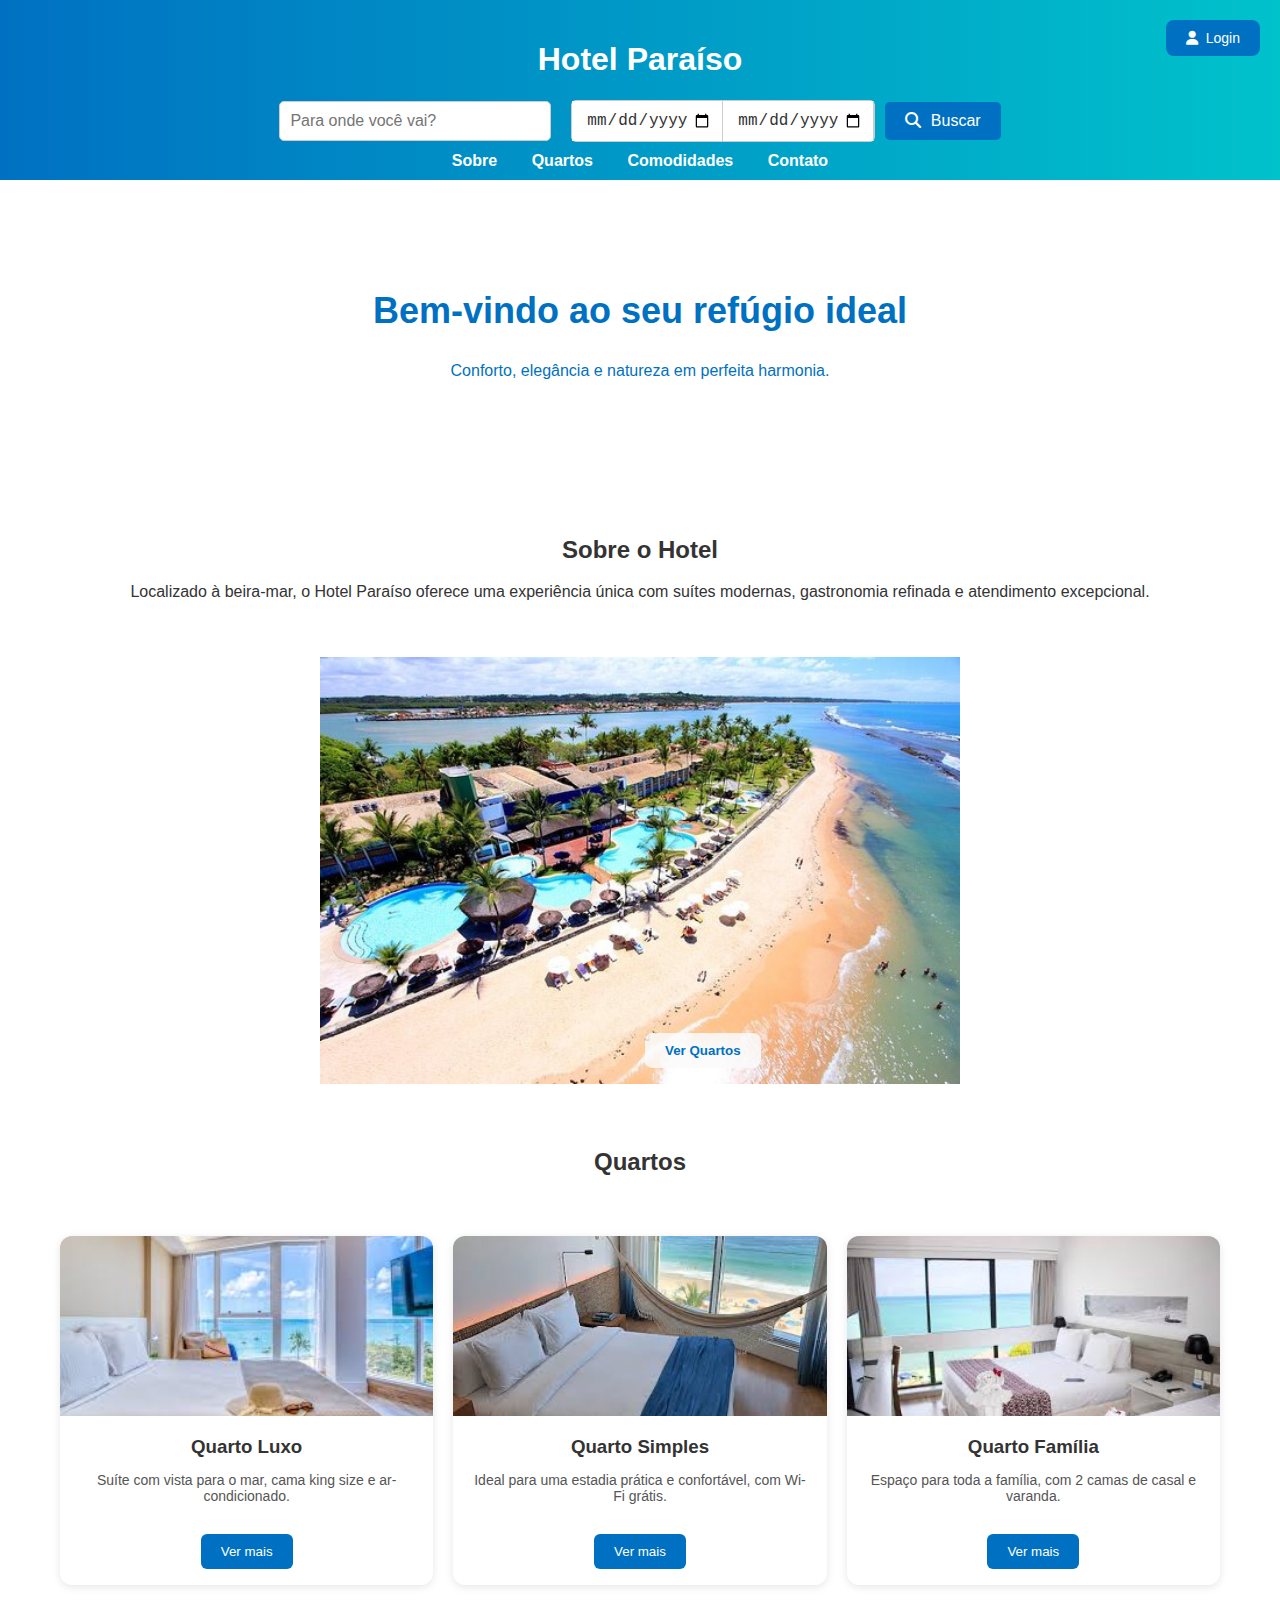
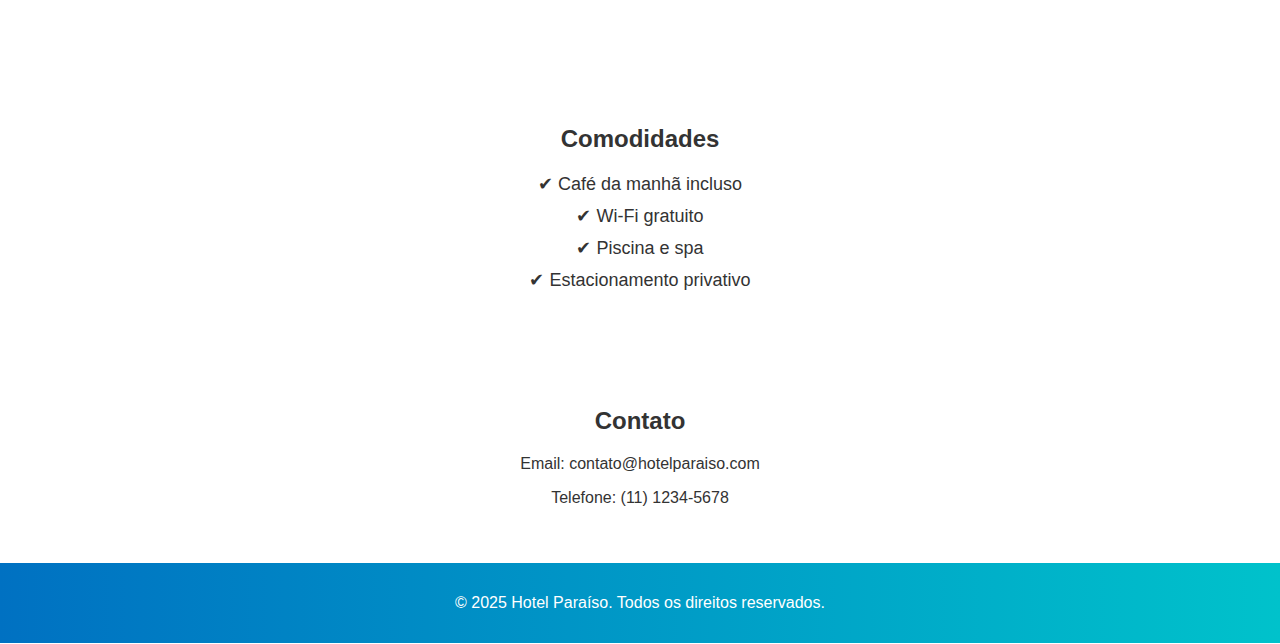
<file: index.html>
<!DOCTYPE html>
<html lang="pt-br">
<head>
  <meta charset="UTF-8">
  <title>Hotel Paraíso</title>
  <link rel="stylesheet" href="./style.css">
  <link rel="stylesheet" href="https://cdnjs.cloudflare.com/ajax/libs/font-awesome/6.5.0/css/all.min.css">

</head>
<body>

  <header>

    <h1>Hotel Paraíso</h1>

    <div class="search-box">
      
        <input type="text" placeholder="Para onde você vai?" />
      
      <div class="date-container">
        <input type="date" id="checkin" aria-label="Data de Check-in" class="date-field">
        <input type="date" id="checkout" aria-label="Data de Check-out" class="date-field">
      </div>
  
      <button onclick="pesquisarDestino()">
        <i class="fa-solid fa-magnifying-glass"></i> Buscar
      </button>
    </div>

    <nav>
      <a href="#sobre">Sobre</a>
      <a href="#quartos">Quartos</a>
      <a href="#comodidades">Comodidades</a>
      <a href="#contato">Contato</a>
      <button class="login-button">
        <i class="fa-solid fa-user"></i><span>Login</span>
      </button>
    </nav>

  </header>

    <section class="hero">
        <h2>Bem-vindo ao seu refúgio ideal</h2>
        <p>Conforto, elegância e natureza em perfeita harmonia.</p>
      </section>

  <section id="sobre" class="section">
    <h2>Sobre o Hotel</h2>
    <p>Localizado à beira-mar, o Hotel Paraíso oferece uma experiência única com suítes modernas, gastronomia refinada e atendimento excepcional.</p>
  </section>

  <div class="img-container">
    <img src="./imagens/hotel.png" alt="Hotel a beira-mar">
    <a href="#quartos" ><button class="btn">Ver Quartos</button></a>
  </div>

  <section id="quartos" class="section">

    <h2>Quartos</h2>
  <div class="quartos-container">

    <div class="quarto-card">
      <img src="./imagens/hotel2.png" alt="Quarto de Luxo">
      <h3>Quarto Luxo</h3>
      <p>Suíte com vista para o mar, cama king size e ar-condicionado.</p>
      <button>Ver mais</button>
    </div>

    <div class="quarto-card">
      <img src="./imagens/hotel3.png" alt="Quarto Simples">
      <h3>Quarto Simples</h3>
      <p>Ideal para uma estadia prática e confortável, com Wi-Fi grátis.</p>
      <button>Ver mais</button>
    </div>
    
    <div class="quarto-card">
      <img src="./imagens/hotel4.png" alt="Quarto Família">
      <h3>Quarto Família</h3>
      <p>Espaço para toda a família, com 2 camas de casal e varanda.</p>
      <button>Ver mais</button>
    </div>

  </div>

  </section>

  <section id="comodidades" class="section">
    <h2>Comodidades</h2>
    <ul>
      <li>✔ Café da manhã incluso</li>
      <li>✔ Wi-Fi gratuito</li>
      <li>✔ Piscina e spa</li>
      <li>✔ Estacionamento privativo</li>
    </ul>
  </section>

  <section id="contato" class="section">
    <h2>Contato</h2>
    <p>Email: contato@hotelparaiso.com</p>
    <p>Telefone: (11) 1234-5678</p>
  </section>

  <footer>
    <p>&copy; 2025 Hotel Paraíso. Todos os direitos reservados.</p>
  </footer>
</body>
</html>
</file>
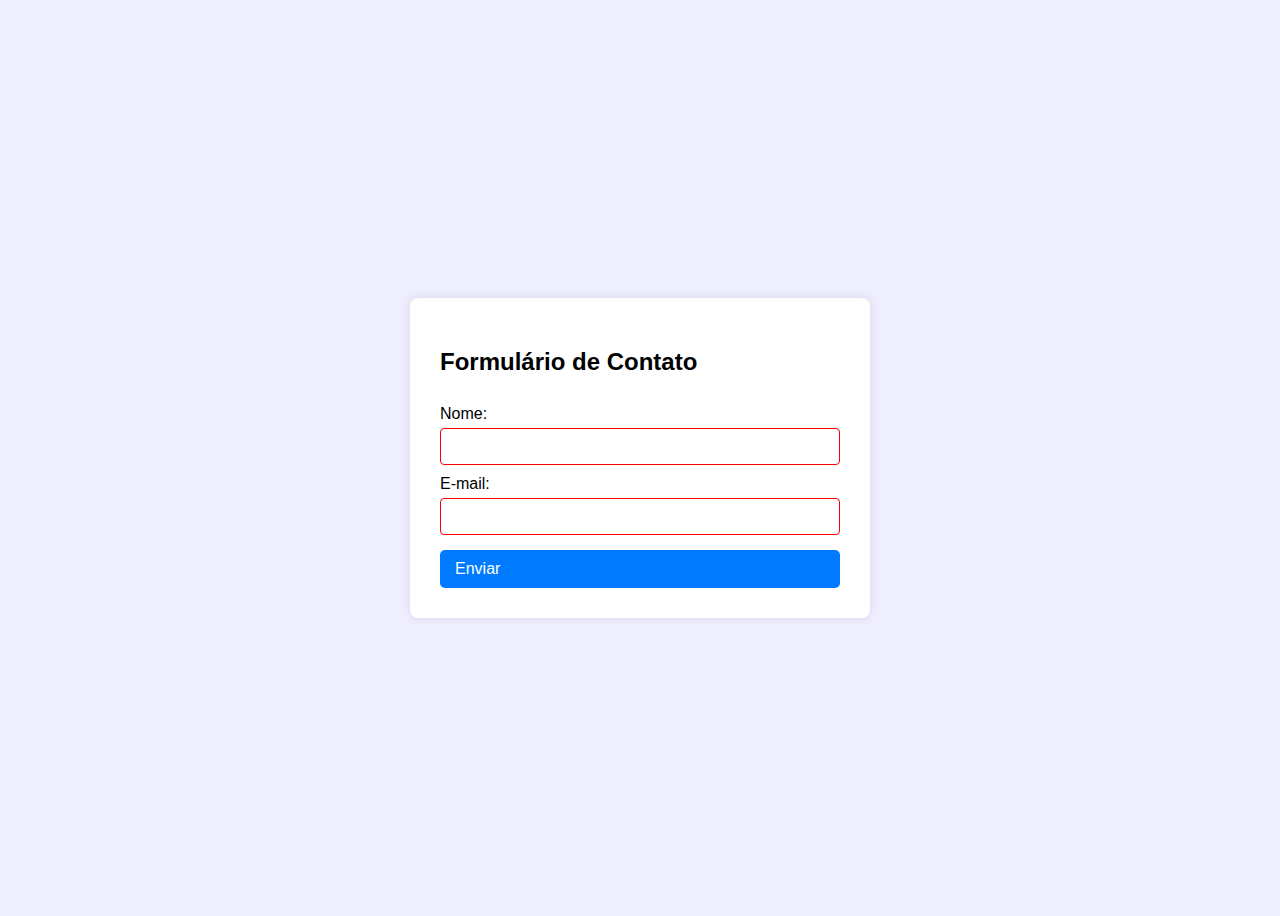
<file: formulario.html>
<!DOCTYPE html>
<html lang="pt-br">
<head>
    <meta charset="UTF-8">
    <meta name="viewport" content="width=device-width, initial-scale=1.0">
    <title>Formulário</title>
    <link rel="stylesheet" href="./form.css">
</head>
<body>
    <div class="form-container">

        <h2>Formulário de Contato</h2>

        <form id="meuFormulario">

            <label for="name">Nome:</label>
            <input type="text" id="name" name="name" required>

            <label for="email">E-mail:</label>
            <input type="email" id="email" name="email" required>

           <a href="./index.html" class="btn">Enviar</a>

        </form>

    </div>
    
</body>
</html>
</file>
<file: style.css>
/* hotel.css */
body {
  margin: 0;
  font-family: 'Segoe UI', sans-serif;
  background: white;
  color: #333;
}

header {
  background: linear-gradient(to right, #0071c2, #00c2cb);
  color: white;
  padding: 20px;
  text-align: center;
}

/* Estilizando a seção de busca */
.search-section {
  text-align: center;
  margin-top: 40px;
}

.search-box {
  display: flex;
  justify-content: center;
  align-items: center;
  gap: 10px;
  flex-wrap: wrap; /* Flexibilidade para ajustar no layout */
  max-width: 800px;
  margin: 0 auto;
}

/* Estilo para o campo de destino */
.search-box input[type="text"] {
  padding: 10px;
  font-size: 16px;
  border-radius: 5px;
  border: 1px solid #ccc;
  width: 250px; /* Largura ajustável */
  margin-right: 10px;
}

/* Container dos campos de data (check-in e check-out) */
.date-container {
  display: flex;
  align-items: center;
  gap: 0;
  border: 1px solid #ccc;  /* Borda para unir os campos de data */
  border-radius: 5px;
}

/* Estilo para os campos de data */
.date-field {
  padding: 10px;
  font-size: 16px;
  border: none;
  background-color: #fff; /* Fundo branco */
  width: 130px;
  text-align: center;
  color: #333;
  border-right: 1px solid #ccc;
}

/* Estilo do botão de busca */
.search-box button {
  padding: 10px 20px;
  background-color: #0071c2;
  color: white;
  font-size: 16px;
  border: none;
  border-radius: 5px;
  cursor: pointer;
  transition: background-color 0.3s;
}

.search-box button:hover {
  background-color: #1E90FF;
  color: white;
}

.search-box i {
  margin-right: 5px;
}

/* Responsividade para dispositivos móveis */
@media (max-width: 600px) {
  .search-box {
    flex-direction: column;
  }
}


nav a {
  color: white;
  margin: 0px 15px;
  position: relative;
  top: 10px;
  text-decoration: none;
  font-weight: bold;
}

.login-button{
  position: fixed;
  top: 20px;
  right: 20px;
  padding: 10px 20px;
  font-size: 14px;
  background-color: #0071c2;
  color: white;
  border: none;
  border-radius: 8px;
  cursor: pointer;
  transition: background-color 0.3s;
  z-index: 1000; /*Para garantir que fique por cima de tudo*/
  display: flex; /*Importante*/
  align-items: center; 
  gap: 8px; /*Cria espaço automático entre o ícone e o texto*/
}

.login-button:hover{
  background-color: #1E90FF;
  color: white;
}

.hero {
  background: url('https://images.unsplash.com/photo-1501117716987-c8e1ecb2101b?auto=format&fit=crop&w=1350&q=80') no-repeat center center;
  background-size: cover;
  color: white;
  padding: 80px 20px;
  text-align: center;
}

.hero h2 {
  color: #0071c2;
  font-size: 36px;
}

.hero p{
  color: #0071c2;
}

.img-container{
  margin: auto;
  position: relative;
  width: 50%;
  height: 50%;
  overflow: hidden;
}

.img-container img{
  width: 100%;
  height: 100%;
  object-fit: cover;
}

.btn {
  position: absolute;
  bottom: 20px;
  left: 325px;
  background-color: rgba(250, 250, 250, 0.85);
  color: #0071c2;
  padding: 10px 20px;
  border: none;
  border-radius: 8px;
  font-weight: bold;
  cursor: pointer;
  transition: background-color 0.3s;
}

.btn:hover{
  background: #0071c2;
  color: white;
}

.section {
  padding: 40px 20px;
  text-align: center;
}

.quartos-container {
  display: grid;
  grid-template-columns: repeat(auto-fit, minmax(250px, 1fr));
  gap: 20px;
  padding: 40px;
}

.quarto-card {
  background-color: #fff;
  border-radius: 12px;
  box-shadow: 0 2px 8px rgba(0,0,0,0.1);
  overflow: hidden;
  text-align: center;
  transition: transform 0.3s;
}

.quarto-card:hover {
  transform: translateY(-5px);
}

.quarto-card img {
  width: 100%;
  height: 180px;
  object-fit: cover;
}

.quarto-card h3 {
  margin: 16px 0 8px;
}

.quarto-card p {
  padding: 0 16px 16px;
  font-size: 14px;
  color: #555;
}

.quarto-card button {
  margin-bottom: 16px;
  padding: 10px 20px;
  background-color: #0071c2;
  border: none;
  color: white;
  border-radius: 6px;
  cursor: pointer;
  transition: background-color 0.3s;
}

.quarto-card button:hover {
  background-color: #1E90FF;
  color: white;
}

ul {
  list-style: none;
  padding: 0;
}

ul li {
  margin: 10px 0;
  font-size: 18px;
}

footer {
  background: linear-gradient(to right, #0071c2, #00c2cb);
  color: white;
  text-align: center;
  padding: 15px;
}
</file>
<file: form.css>
body {
    height: 100vh;
    display: flex;
    font-family: Arial, sans-serif;
    justify-content: center;
    align-items: center;
    background-color: #eef;
}
  
.form-container {
    padding: 30px;
    width: 400px;
    border-radius: 8px;
    background-color: white;
    box-shadow: 0 0 10px rgba(0,0,0,0.1);
}
  
form {
    display: flex;
    flex-direction: column;
}
  
label {
    margin-top: 10px;
}
  
input, textarea {
    padding: 10px;
    margin-top: 5px;
    border: 1px solid #ccc;
    border-radius: 4px;
    resize: none;
}
  
input:invalid, textarea:invalid {
    border-color: red;
}

.btn {
    padding: 10px 15px;
    display: inline-block;
    margin-top: 15px;
    text-decoration: none;
    border-radius: 5px;
    transition: background-color 0.3s ease;
    background-color: #007BFF;
    color: white;
  }
  
  .btn:hover {
    background-color: #0056b3;
  }
</file>
